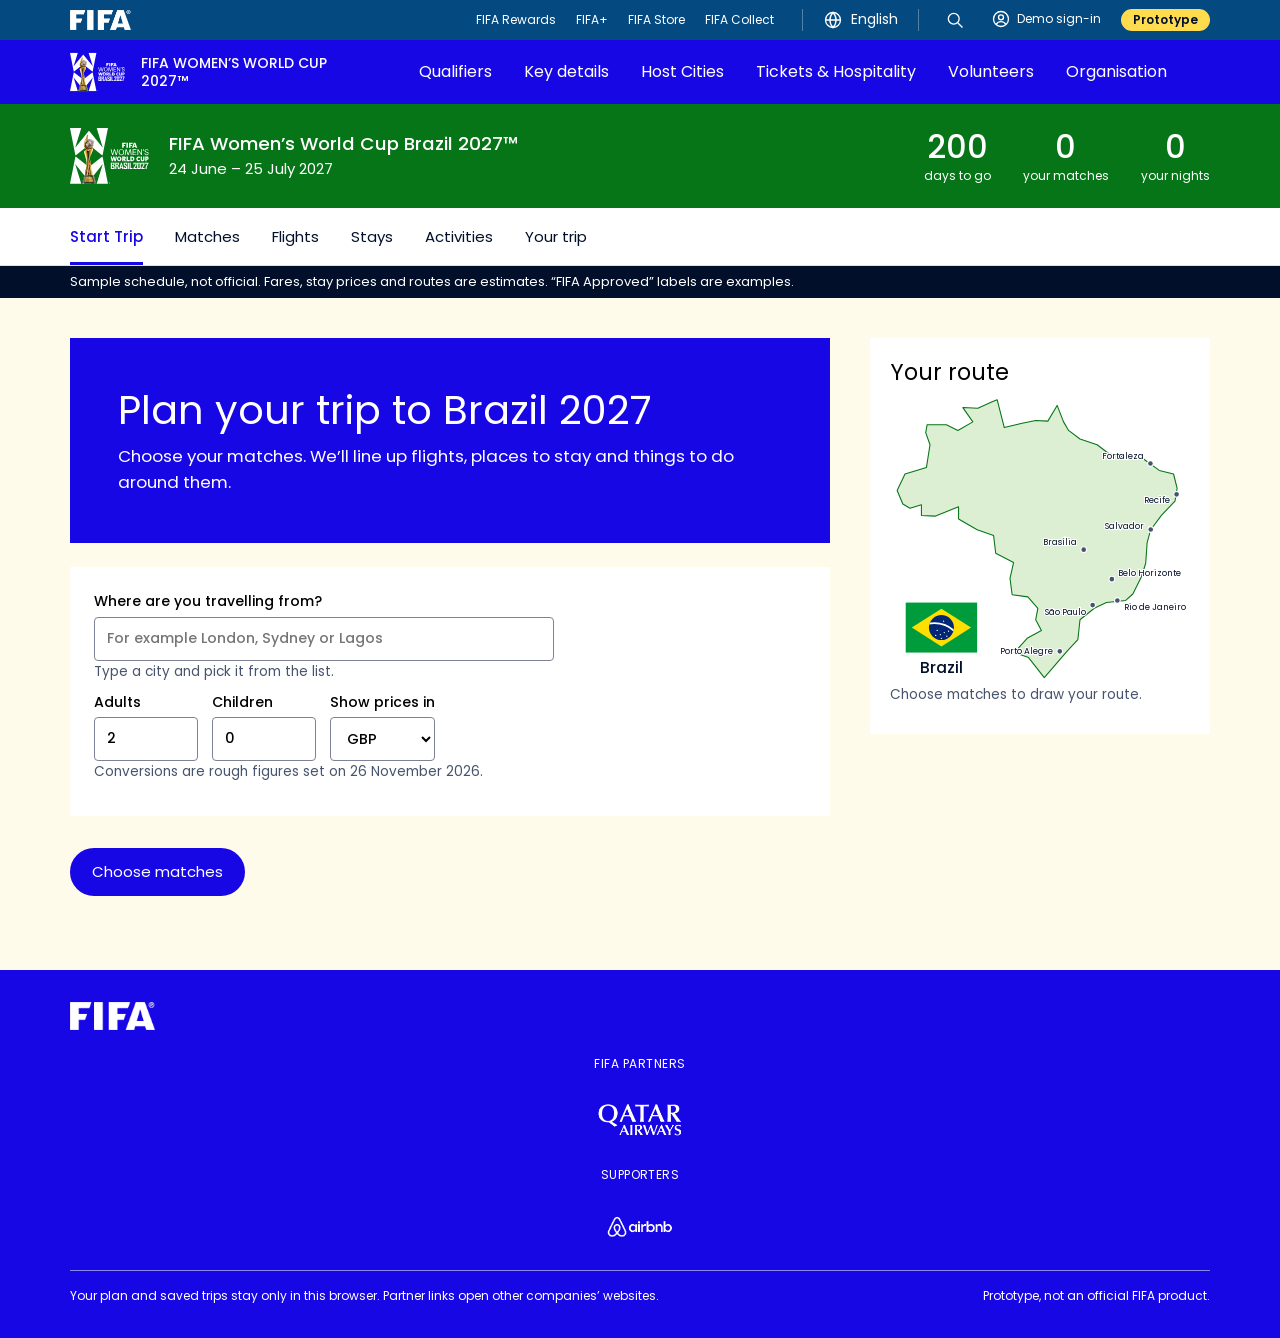
<file: index.html>
<!doctype html>
<html lang="en">
<head>
  <meta charset="utf-8">
  <meta name="viewport" content="width=device-width, initial-scale=1">
  <title>FIFA Women’s World Cup Brazil 2027™ Trip Planner (prototype)</title>
  <meta name="robots" content="noindex">
  <link rel="icon" href="data:,">
  <link rel="stylesheet" href="https://fonts.googleapis.com/css2?family=Poppins:wght@400;500;600&display=swap">
  <link rel="stylesheet" href="styles.css">
</head>
<body>
  <a class="skip" href="#main">Skip to content</a>
  <!-- The two-level bar follows the one on fifa.com's tournament pages. -->
  <header class="siteheader">
    <div class="topbar"><div class="wrap">
      <span id="brand-fifa"></span>
      <div class="topright">
        <nav class="fifalinks" id="fifa-links"></nav>
        <span class="lang" id="language"></span>
        <span id="search"></span>
        <span id="account"></span>
        <span class="prototype" id="prototype"></span>
      </div>
    </div></div>
    <div class="eventbar"><div class="wrap">
      <span id="brand-event"></span>
      <nav class="eventnav" id="event-nav"></nav>
    </div></div>
  </header>
  <section class="countdown" id="countdown"></section>
  <nav class="steps"><div class="wrap"><ol id="steps"></ol></div></nav>
  <div class="notice"><div class="wrap" id="notice"></div></div>
  <div class="wrap layout" id="layout">
    <div class="column">
      <p id="flash" class="flash" role="status"></p>
      <main id="main" tabindex="-1"></main>
    </div>
    <aside id="side"></aside>
  </div>
  <footer><div class="wrap" id="footer"></div></footer>
  <noscript><p>This planner needs JavaScript.</p></noscript>

  <script src="js/airports.js"></script>
  <script src="js/data.js"></script>
  <script src="js/approved.js"></script>
  <script src="js/images.js"></script>
  <script src="js/brand.js"></script>
  <script src="js/strings.js"></script>
  <script src="js/planner.js"></script>
  <script src="js/trips.js"></script>
  <script src="js/account.js"></script>
  <script src="js/app.js"></script>
</body>
</html>
</file>
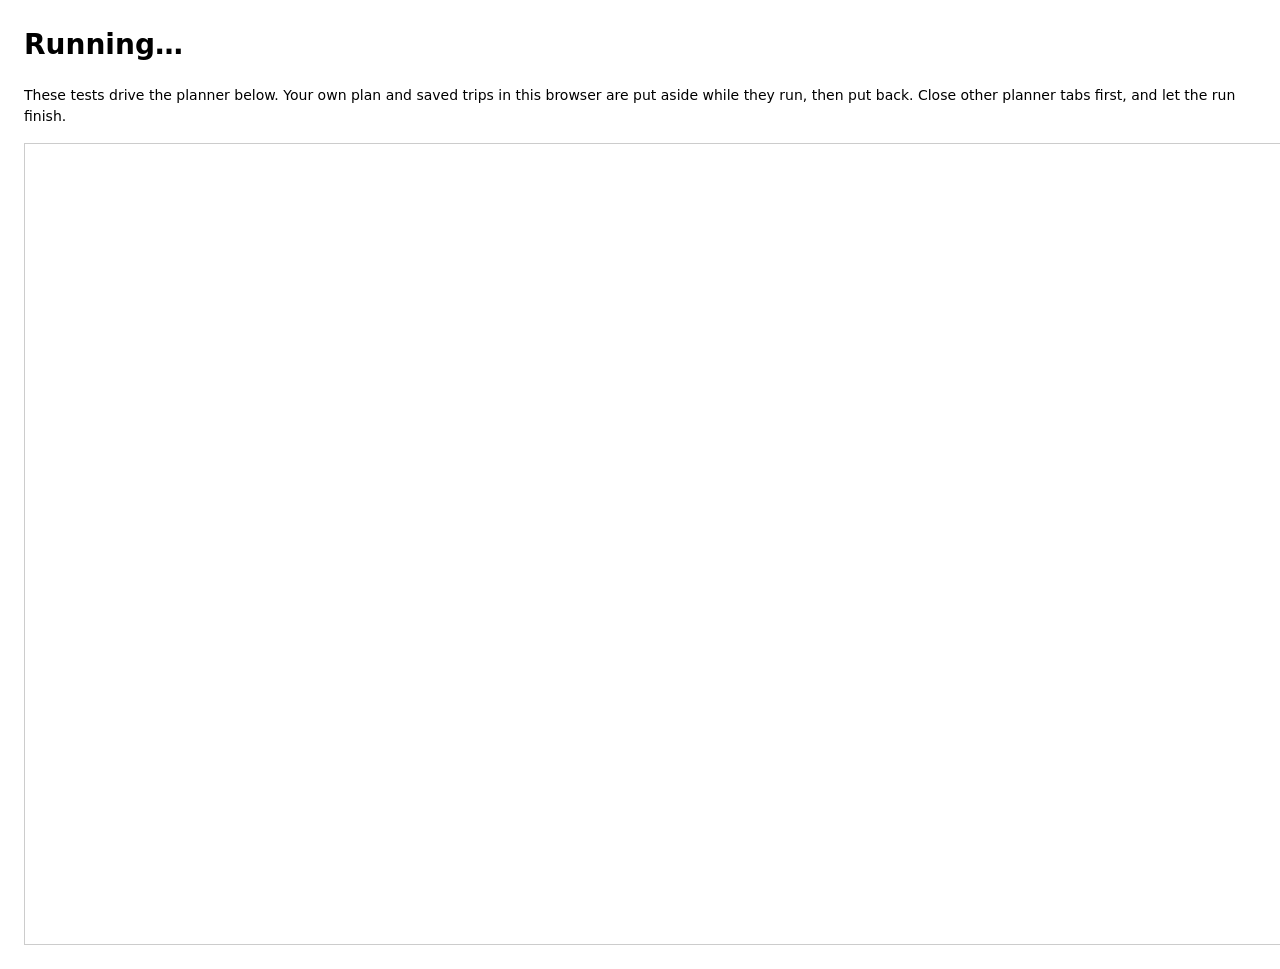
<file: screens.html>
<!doctype html>
<html lang="en">
<head>
  <meta charset="utf-8">
  <meta name="viewport" content="width=device-width, initial-scale=1">
  <meta name="robots" content="noindex">
  <title>Screen tests</title>
  <link rel="icon" href="data:,">
  <style>
    body { font: 14px/1.5 system-ui, sans-serif; margin: 24px; }
    li.fail { color: #b00020; font-weight: 600; }
    li.pass { color: #1b6e3c; }
    iframe { border: 1px solid #ccc; display: block; margin-top: 16px; }
  </style>
</head>
<body>
  <h1 id="summary">Running…</h1>
  <p>These tests drive the planner below. Your own plan and saved trips in this browser are put aside while they run, then put back. Close other planner tabs first, and let the run finish.</p>
  <ul id="results"></ul>
  <div id="stage"></div>
  <script src="js/screen-tests.js"></script>
</body>
</html>
</file>
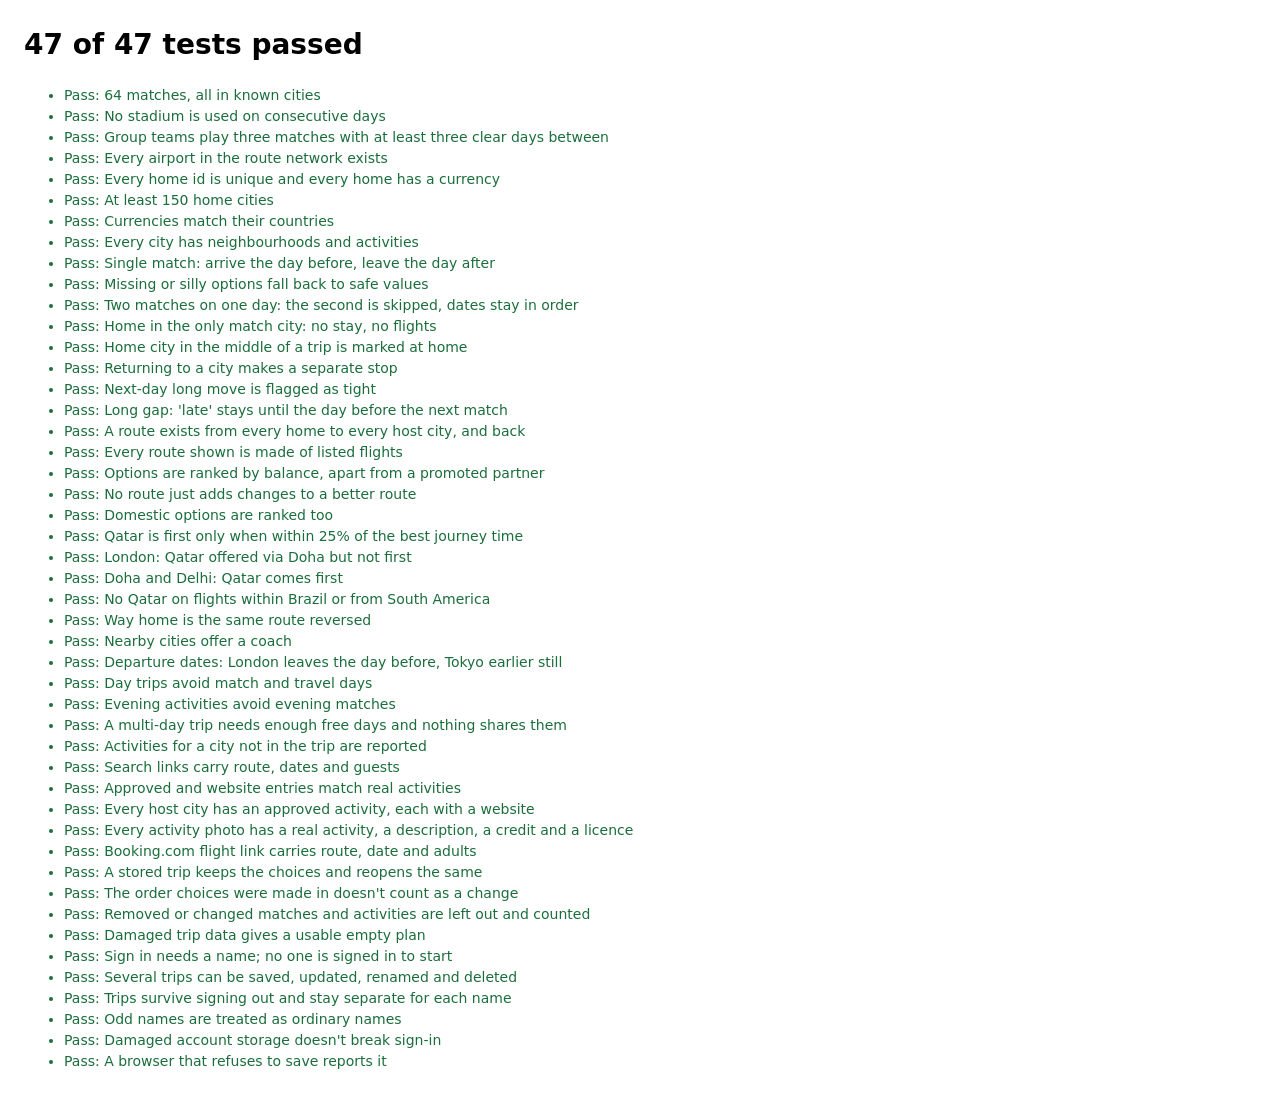
<file: tests.html>
<!doctype html>
<html lang="en">
<head>
  <meta charset="utf-8">
  <meta name="viewport" content="width=device-width, initial-scale=1">
  <title>Planner tests</title>
  <style>
    body { font: 14px/1.5 system-ui, sans-serif; margin: 24px; }
    li.fail { color: #b00020; font-weight: 600; }
    li.pass { color: #1b6e3c; }
  </style>
</head>
<body>
  <h1 id="summary">Running…</h1>
  <ul id="results"></ul>
  <script src="js/airports.js"></script>
  <script src="js/data.js"></script>
  <script src="js/approved.js"></script>
  <script src="js/images.js"></script>
  <script src="js/planner.js"></script>
  <script src="js/trips.js"></script>
  <script src="js/account.js"></script>
  <script src="js/tests.js"></script>
</body>
</html>
</file>
<file: styles.css>
/*
 * THEME: change colours and type here.
 * Modelled on FIFA's public tournament page as seen on 26 November 2026; not an official guideline.
 * That page uses FIFA's own typeface and declares Poppins as the free fallback used here.
 */
:root {
  --fifa-blue: #044a80;
  --event-blue: #1807e5;
  --night: #020f2a;
  --pitch: #067517;
  --lime: #95c80f;
  --cream: #fffbeb;
  --yellow: #ffdc4e;
  --cta: #ffd033;
  --orange: #ff6a1f;
  --purple: #8b52c1;
  --white: #ffffff;

  --page: var(--cream);
  --surface: var(--white);
  --ink: #000000;
  --muted: #47546e;
  --line: #e4e0cf;
  --accent: var(--event-blue);
  --accent-soft: #eceaff;
  --on-accent: var(--white);
  --warn: #9a3b00;
  --warn-soft: #ffeddf;
  --heading-font: "Poppins", "Segoe UI", system-ui, sans-serif;
  --body-font: "Poppins", "Segoe UI", system-ui, sans-serif;
  --gutter: clamp(16px, 5.5vw, 80px);
  color-scheme: light;
}

* { box-sizing: border-box; }
html { scroll-behavior: auto; }
body { margin: 0; background: var(--page); color: var(--ink); font: 400 15px/1.55 var(--body-font); }
h1, h2, h3 { font-family: var(--heading-font); font-weight: 400; text-wrap: balance; margin: 0 0 .5rem; }
h1 { font-size: clamp(1.75rem, 3.4vw, 2.5rem); line-height: 1.22; }
h1:focus { outline: none; }
h2 { font-size: clamp(1.4rem, 2.6vw, 2rem); line-height: 1.25; }
h3 { font-size: 1.15rem; line-height: 1.35; }
p { margin: 0 0 .6rem; }
ul, ol { padding: 0; margin: 0; list-style: none; }
img { max-width: 100%; }
a { color: var(--accent); }
:focus-visible { outline: 3px solid var(--orange); outline-offset: 2px; }
.sr { position: absolute; width: 1px; height: 1px; overflow: hidden; clip-path: inset(50%); white-space: nowrap; }
.skip { position: absolute; left: 8px; top: -60px; background: var(--yellow); color: var(--night); padding: 8px 14px; z-index: 20; }
.skip:focus { top: 8px; }
.wrap { max-width: 1440px; margin: 0 auto; padding-inline: var(--gutter); }

/* Two-level header, laid out like the bar on FIFA's tournament pages */
.siteheader { position: sticky; top: 0; z-index: 5; color: var(--white); }
.siteheader a { color: var(--white); text-decoration: none; }
.siteheader :focus-visible { outline-offset: -3px; }
.topbar { background: var(--fifa-blue); }
.topbar .wrap { display: flex; flex-wrap: wrap; align-items: center; justify-content: space-between; gap: 4px 24px; min-height: 40px; }
.brandlink { display: inline-flex; align-items: center; min-height: 32px; }
.topright { display: flex; flex-wrap: wrap; align-items: center; justify-content: flex-end; gap: 4px 20px; min-width: 0; font-size: 12px; }
.fifalinks ul { display: flex; flex-wrap: wrap; gap: 4px; }
.fifalinks a { display: block; padding: 4px 8px; border-radius: 4px; }
.topright a:hover, .topright a[aria-current] { text-decoration: underline; }
.lang { display: inline-flex; align-items: center; gap: 8px; padding-inline: 20px; border-inline: 1px solid rgba(255, 255, 255, .3); font-size: 14px; }
.icon { width: 20px; height: 20px; fill: none; stroke: currentColor; stroke-width: 1.6; flex: none; }
.iconlink { display: inline-flex; padding: 6px; }
.accountlink { display: inline-flex; align-items: center; gap: 6px; padding: 4px 0; overflow-wrap: anywhere; }
.prototype { background: var(--yellow); color: var(--night); font-weight: 600; padding: 2px 12px; border-radius: 99px; }
.eventbar { background: var(--event-blue); }
.eventbar .wrap { display: flex; flex-wrap: wrap; align-items: center; column-gap: 40px; min-height: 64px; }
.eventname { display: flex; align-items: center; gap: 16px; padding-block: 8px; }
.eventname strong { max-width: 14rem; font-weight: 500; font-size: 14px; line-height: 1.3; text-transform: uppercase; }
.eventnav { min-width: 0; max-width: 100%; }
.eventnav ul { display: flex; overflow-x: auto; gap: 4px; }
.eventnav a { display: block; padding: 10px 14px; white-space: nowrap; font-size: 16px; border-radius: 4px; }
.eventnav a:hover { background: rgba(255, 255, 255, .14); }
.notice { background: var(--night); color: var(--white); font-size: 13px; }
.notice .wrap { padding-block: 6px; }
.logo { display: inline-flex; align-items: center; }
img.logo-fifa { height: 20px; }
img.logo-emblem { height: 44px; width: auto; }
img.logo-qatar { height: 34px; }
img.logo-airbnb { height: 36px; }
.placeholder { border: 1.5px dashed currentColor; padding: 2px 8px; font-weight: 600; font-size: .75rem; gap: 3px; }
.placeholder small { font-weight: 400; }

/* Planning steps, under the countdown */
.steps { background: var(--surface); border-bottom: 1px solid var(--line); }
.steps ol { display: flex; overflow-x: auto; gap: 32px; position: relative; }
.steps a { display: block; padding: 17px 0 14px; color: var(--night); text-decoration: none; white-space: nowrap; border-bottom: 3px solid transparent; font-size: 15px; }
.steps a:hover { border-bottom-color: var(--line); }
.steps a[aria-current] { color: var(--accent); border-bottom-color: var(--accent); font-weight: 500; }
.steps :focus-visible { outline-offset: -3px; }

/* Countdown band */
.countdown { background: var(--pitch); color: var(--white); margin: 0; }
.countdown .wrap { display: flex; flex-wrap: wrap; align-items: center; justify-content: space-between; gap: 16px 32px; padding-block: 20px; }
.countdown-name { display: flex; align-items: center; gap: 20px; }
.countdown-name img.logo-emblem { height: 64px; }
.countdown-name strong { display: block; font-weight: 500; font-size: 1.15rem; line-height: 1.35; }
.countdown dl { display: flex; gap: 32px; margin: 0; text-align: center; font-variant-numeric: tabular-nums; }
.countdown dl div { display: flex; flex-direction: column-reverse; }
.countdown dt { font-size: 12px; }
.countdown dd { margin: 0; font-size: 32px; line-height: 40px; font-weight: 500; }

/* Layout */
.layout { display: grid; grid-template-columns: minmax(0, 1fr) 340px; gap: 40px; padding-block: 40px 64px; align-items: start; }
.layout.full { grid-template-columns: minmax(0, 1fr); }
main, .column { min-width: 0; }
main:focus { outline: none; }
aside { background: var(--surface); padding: 20px; position: sticky; top: 124px; max-height: calc(100vh - 140px); overflow-y: auto; }
aside h2 { font-size: 1.4rem; }
section { margin-bottom: 40px; }
.lead { font-size: 1.05rem; color: var(--muted); max-width: 62ch; }
.hint, .fine { color: var(--muted); font-size: .85rem; }
.fine { border-top: 1px solid var(--line); padding-top: 12px; }
.panel { background: var(--surface); padding: 24px; margin: 0 0 24px; }

/* Forms */
fieldset { border: 0; padding: 0; margin: 0 0 20px; min-width: 0; }
fieldset.panel { padding: 16px 24px 24px; }
legend { font-weight: 500; padding: 0; margin-bottom: 8px; }
fieldset.panel legend { float: left; width: 100%; }
.row, .filters { display: flex; flex-wrap: wrap; gap: 14px; clear: both; }
.filters { margin-bottom: 24px; }
.field { display: flex; flex-direction: column; gap: 4px; font-weight: 500; font-size: .88rem; min-width: 0; }
.field.wide { max-width: 460px; }
input, select, textarea { font: inherit; color: var(--ink); background: var(--surface); border: 1px solid #7d8296; border-radius: 4px; padding: 10px 12px; max-width: 100%; }
input[type=number] { width: 6.5rem; }
input[type=radio] { accent-color: var(--accent); width: 1.1rem; height: 1.1rem; flex: none; }
.status { font-weight: 500; color: var(--pitch); }
.status:empty { display: none; }
.nameform { display: flex; flex-wrap: wrap; align-items: flex-end; gap: 12px; }
.nameform .field { flex: 1 1 220px; max-width: 420px; }

/* Buttons: pills, as on FIFA's page */
.button, .toggle, .chip, .remove { font: inherit; cursor: pointer; border-radius: 100px; text-decoration: none; display: inline-flex; align-items: center; justify-content: center; gap: .25em; }
.button { background: var(--accent); color: var(--on-accent); border: 2px solid var(--accent); min-height: 48px; padding: 8px 20px; }
.button:hover { background: var(--night); border-color: var(--night); color: var(--white); }
.button.cta { background: var(--cta); border-color: var(--cta); color: var(--accent); }
.button.cta:hover { background: var(--white); border-color: var(--white); color: var(--accent); }
.toggle, .chip { background: var(--surface); color: var(--accent); border: 2px solid var(--accent); min-height: 40px; padding: 4px 18px; }
.toggle[aria-pressed=true], .chip[aria-pressed=true] { background: var(--accent); color: var(--on-accent); }
.toggle:disabled { color: var(--muted); border-color: var(--line); background: transparent; cursor: not-allowed; }
.remove { background: none; border: 0; color: var(--accent); text-decoration: underline; padding: 4px; font-size: .82rem; }
.textlink { white-space: nowrap; }
.next { margin-top: 32px; }
.chips { display: flex; flex-wrap: wrap; gap: 8px; }
.chips legend { float: left; width: 100%; }
.others { font-size: .85rem; display: flex; flex-wrap: wrap; gap: 4px 14px; margin: 8px 0 0; }
.actions { display: flex; flex-wrap: wrap; gap: 12px; align-items: center; }

/* Messages */
.flash { background: var(--pitch); color: var(--white); padding: 12px 16px; font-weight: 500; }
.flash.error { background: var(--warn); }
.flash:empty { padding: 0; margin: 0; }
.empty { background: var(--surface); padding: 32px 24px; }
.callout { background: var(--accent-soft); padding: 12px 16px; }
.warn { color: var(--warn); font-weight: 500; }
.callout.warn { background: var(--warn-soft); }

/* Blue banner used on Home and Your trip */
.hero { display: flex; gap: 24px; align-items: center; background: var(--event-blue); color: var(--white); padding: clamp(24px, 4vw, 48px); margin-bottom: 24px; }
.hero .lead { color: var(--white); margin: 0; }
.hero-emblem { flex: none; }
img.hero-emblem { height: 96px; }
.hero .placeholder { width: 84px; height: 96px; flex-direction: column; justify-content: center; text-align: center; }

/* Matches */
.matchday { margin-bottom: 24px; }
.matchday h2 { font-size: 1.05rem; font-weight: 500; }
.matches { background: var(--surface); }
.match { display: grid; grid-template-columns: 4rem minmax(0, 1fr) auto; gap: 16px; align-items: center; padding: 20px 24px; }
.match + .match { border-top: 1px solid var(--line); }
.match.picked { background: var(--accent-soft); }
.time { color: var(--accent); font-variant-numeric: tabular-nums; font-weight: 500; }
.who strong { display: block; font-weight: 400; font-size: 1.25rem; line-height: 1.4; }
.who small, .chosenlist small { display: block; color: var(--muted); }
.who small.warn { color: var(--warn); }
.stickybar { position: sticky; bottom: 0; display: flex; justify-content: space-between; align-items: center; gap: 12px; background: var(--night); color: var(--white); padding: 12px 20px; padding-bottom: max(12px, env(safe-area-inset-bottom)); }
.stickybar .button { background: var(--cta); border-color: var(--cta); color: var(--accent); }

/* Flights */
.kind { color: var(--accent); font-size: .85rem; margin: 0; }
.options { display: grid; gap: 8px; }
.option { background: var(--surface); border: 2px solid transparent; }
.option.chosen { border-color: var(--accent); }
.option label { display: grid; grid-template-columns: auto minmax(0, 1fr) auto; gap: 14px; align-items: start; padding: 18px 20px; cursor: pointer; }
.option input { margin-top: 4px; }
.what { display: flex; flex-direction: column; gap: 2px; min-width: 0; }
.route { font-weight: 500; font-variant-numeric: tabular-nums; }
.badges { display: flex; flex-wrap: wrap; gap: 6px; }
.badges:empty { display: none; }
.badge { font-size: .75rem; font-weight: 500; border-radius: 100px; padding: 3px 12px; display: inline-flex; align-items: center; gap: 8px; }
.badge.best { background: var(--pitch); color: var(--white); }
.partnerbadge { background: var(--event-blue); color: var(--white); border-radius: 0; padding: 4px 12px; }
.price { text-align: right; font-variant-numeric: tabular-nums; }
.option .price { display: flex; flex-direction: column; }
.price strong { font-size: 1.25rem; font-weight: 500; }
.price small { color: var(--muted); font-size: .78rem; }
.search { margin-top: 12px; }
.search .hint { margin: 8px 0 0; }

/* Stays and activities */
.partnerline { display: inline-flex; flex-wrap: wrap; align-items: center; gap: 12px; background: var(--event-blue); color: var(--white); padding: 8px 16px; font-size: 12px; margin-bottom: 20px; }
.segmented { display: flex; flex-wrap: wrap; gap: 20px; }
.segmented legend { float: left; width: 100%; }
.segmented label, .pick { display: inline-flex; align-items: center; gap: 6px; cursor: pointer; }
.areas, .activities { display: grid; grid-template-columns: repeat(auto-fill, minmax(min(100%, 240px), 1fr)); gap: 16px; }
.area, .activity { background: var(--surface); border: 2px solid transparent; padding: 18px; display: flex; flex-direction: column; align-items: flex-start; }
.area.chosen, .activity.chosen { border-color: var(--accent); }
.activity.liked { background: var(--accent-soft); }
.area .price { text-align: left; }
.pick { margin-top: 12px; font-size: .87rem; }
.tags { display: flex; flex-wrap: wrap; gap: 4px; }
.tags span { background: var(--page); border-radius: 100px; font-size: .75rem; padding: 2px 10px; }
.activity .field { margin-bottom: 8px; }
.activity .toggle { margin-top: auto; }

/* FIFA Approved */
.activity.approved { border-top: 6px solid var(--event-blue); }
.approved-badge { background: var(--cta); color: var(--event-blue); margin-bottom: 10px; }
.approved-badge small { background: var(--night); color: var(--white); border-radius: 100px; padding: 0 8px; font-size: .7rem; }

/* Activity photos */
.photo { align-self: stretch; margin: 0 0 10px; min-width: 0; }
.photo .frame { position: relative; aspect-ratio: 4 / 3; background: var(--line); }
.photo img { width: 100%; height: 100%; object-fit: cover; display: block; }
.photo .approved-badge { position: absolute; left: 16px; bottom: 16px; margin: 0; }
.photo figcaption { font-size: .72rem; color: var(--muted); padding-top: 4px; overflow-wrap: anywhere; }
.photo figcaption a { color: inherit; }

/* Your trip */
.triphero { display: flex; flex-wrap: wrap; background: var(--event-blue); color: var(--white); margin-bottom: 56px; }
.triphero-text { flex: 1 1 380px; padding: clamp(24px, 4vw, 56px); display: flex; flex-direction: column; gap: 16px; align-items: flex-start; justify-content: center; }
.triphero-text h1, .triphero-text p { margin: 0; }
.triphero-eyebrow { font-size: 1.25rem; }
.triphero-map { flex: 1 1 380px; background: var(--lime); position: relative; display: flex; align-items: center; justify-content: center; padding: 32px; isolation: isolate; }
.triphero-map::before { content: ""; position: absolute; inset: 0; background: var(--event-blue); clip-path: polygon(50% 0, 100% 50%, 50% 100%, 0 50%); z-index: -1; }
.triphero-map .map { max-width: 420px; }
.triphero-map .map .land { fill: var(--cream); stroke: var(--night); }
.section-head { display: flex; flex-wrap: wrap; justify-content: space-between; align-items: center; gap: 8px 16px; margin-bottom: 20px; }
.section-head h2 { margin: 0; }
.section-head a.more { text-decoration: none; white-space: nowrap; font-size: 1rem; }
.section-head .partnerline { margin: 0; }
.fixtures { background: var(--surface); }
.fixtures li { display: flex; flex-wrap: wrap; align-items: center; gap: 4px 32px; padding: 22px 24px; }
.fixtures li + li { border-top: 1px solid var(--line); }
.fixtures .when { flex: 0 0 9rem; color: var(--accent); font-size: .87rem; }
.fixtures .teams { flex: 1 1 260px; font-size: 1.4rem; line-height: 1.35; }
.fixtures .venue { font-size: .87rem; }
.cards { display: grid; grid-template-columns: repeat(auto-fill, minmax(min(100%, 250px), 1fr)); gap: 24px; }
.cards > li { display: flex; flex-direction: column; align-items: flex-start; gap: 4px; min-width: 0; }
.cards.boxed > li { background: var(--surface); padding: 24px; gap: 8px; }
.cards .button { margin-top: 8px; }
.cards .when { color: var(--accent); font-size: .87rem; }
.cards .title { font-size: 1.25rem; line-height: 1.4; }
.cards > li > small { color: var(--muted); font-size: .82rem; }
.art { align-self: stretch; aspect-ratio: 4 / 3; margin-bottom: 8px; position: relative; display: flex; align-items: flex-end; padding: 16px; }
.art svg { position: absolute; inset: 0; width: 100%; height: 100%; }
.art .approved-badge { margin: 0; position: relative; }
.art-a { background: var(--pitch); } .art-a polygon { fill: var(--event-blue); } .art-a text { fill: var(--white); }
.art-b { background: var(--event-blue); } .art-b polygon { fill: var(--lime); } .art-b text { fill: var(--night); }
.art-c { background: var(--orange); } .art-c polygon { fill: var(--purple); } .art-c text { fill: var(--white); }
.art-d { background: var(--lime); } .art-d polygon { fill: var(--pitch); } .art-d text { fill: var(--white); }
.summary { display: grid; grid-template-columns: repeat(auto-fit, minmax(min(100%, 360px), 1fr)); gap: 24px; margin-bottom: 56px; }
.summary > section { margin: 0; }
.trip > section { margin-bottom: 56px; }
.trip .summary > section { margin: 0; }
.budget { width: 100%; border-collapse: collapse; font-variant-numeric: tabular-nums; margin-bottom: 12px; }
.budget th { text-align: left; font-weight: 400; }
.budget td { text-align: right; }
.budget th, .budget td { padding: 8px 0; border-bottom: 1px solid var(--line); }
.budget .total th, .budget .total td { font-weight: 500; font-size: 1.25rem; border-bottom: 0; }
.save p:last-child { margin-bottom: 0; }
.save:focus { outline: 3px solid var(--orange); }
.timeline { background: var(--surface); padding: 8px 24px; }
.timeline > li { display: grid; grid-template-columns: 13rem minmax(0, 1fr); gap: 4px 24px; padding: 16px 0; }
.timeline > li + li { border-top: 1px solid var(--line); }
.timeline h3 { margin: 0; font-size: .95rem; color: var(--accent); }
.timeline li li { padding: 2px 0; }
.timeline .line-match { font-weight: 600; }
.timeline .line-stay, .timeline .line-free { color: var(--muted); }
.faq details { border-top: 1px solid #cfcbbb; padding: 16px 0; }
.faq details:last-child { border-bottom: 1px solid #cfcbbb; }
.faq summary { cursor: pointer; min-height: 24px; }
.faq details p { margin: 8px 0 0; }
.copytext { width: 100%; margin-top: 12px; }

/* My trips */
.toolbar { margin-bottom: 24px; }
.savedtrips { display: grid; gap: 16px; }
.savedtrip { background: var(--surface); border: 2px solid transparent; padding: 24px; overflow-wrap: anywhere; }
.savedtrip.current { border-color: var(--accent); }
.savedtrip .nameform { flex: 1 1 100%; }
.confirm { background: var(--warn-soft); padding: 12px 16px; flex: 1 1 100%; margin-bottom: 12px; }
.savedtrip .confirm { margin-bottom: 0; }

/* Route map and side panel */
.map { width: 100%; height: auto; display: block; }
.map .land { fill: #dcefd2; stroke: var(--pitch); stroke-width: 1.5; stroke-linejoin: round; }
.map .path { fill: none; stroke: var(--orange); stroke-width: 3; stroke-linecap: round; stroke-linejoin: round; stroke-dasharray: 7 5; }
.map circle { fill: var(--muted); stroke: var(--white); stroke-width: 1.5; }
.map .on circle { fill: var(--event-blue); }
.map text { font-family: var(--body-font); fill: var(--night); }
.map .name { font-size: 12px; paint-order: stroke; stroke: var(--white); stroke-width: 3px; }
.map .on .name { font-weight: 600; }
.map .order { fill: var(--white); font-size: 10px; font-weight: 600; text-anchor: middle; }
/* Brazil flag and label. The flag keeps its national colours whatever the theme. */
.map .flag-field { fill: #009c3b; }
.map .flag-rhombus { fill: #ffdf00; }
.map .flag-globe { fill: #002776; stroke: none; }
.map .flag-band { fill: none; stroke: #ffffff; stroke-width: 5; }
.map .flag-star { fill: #ffffff; stroke: none; }
.map .country-name { font-family: var(--heading-font); font-size: 22px; font-weight: 500; }
.stats { display: grid; grid-template-columns: 1fr 1fr; gap: 8px; margin: 12px 0; }
.stats div { background: var(--page); padding: 10px 12px; }
.stats dt { font-size: .75rem; color: var(--muted); }
.stats dd { margin: 0; font-weight: 500; font-size: 1.05rem; font-variant-numeric: tabular-nums; overflow-wrap: anywhere; }
.chosenlist li { display: flex; justify-content: space-between; gap: 8px; border-top: 1px solid var(--line); padding: 10px 0; font-size: .85rem; }

/* Footer */
footer { background: var(--event-blue); color: var(--white); font-size: 12px; }
footer .wrap { display: flex; flex-direction: column; align-items: center; gap: 20px; padding-block: 32px; }
footer .footlogo { align-self: flex-start; }
footer img.logo-fifa { height: 28px; }
footer img.logo-qatar { height: 52px; }
footer img.logo-airbnb { height: 46px; }
.footlabel { text-transform: uppercase; letter-spacing: .04em; }
.footnote { align-self: stretch; border-top: 1px solid #8c86f2; padding-top: 16px; margin: 0; display: flex; flex-wrap: wrap; justify-content: space-between; gap: 8px 24px; }

/* Below this width the header wraps, so it scrolls away instead of covering the page. */
@media (max-width: 1200px) {
  .siteheader { position: static; }
  aside { top: 20px; max-height: calc(100vh - 40px); }
  .eventnav { flex: 1 1 100%; }
  .eventnav a { padding-inline: 10px; font-size: 14px; }
}
@media (max-width: 960px) {
  .layout { grid-template-columns: minmax(0, 1fr); }
  aside { position: static; max-height: none; }
  aside .map { max-width: 440px; margin: 0 auto; }
  .steps a { padding: 12px 0 9px; }
}
@media (max-width: 640px) {
  .fifalinks { order: 2; flex: 1 1 100%; }
  .fifalinks ul { flex-wrap: nowrap; overflow-x: auto; }
  .fifalinks a { white-space: nowrap; }
  .lang { display: none; }
}
@media (max-width: 560px) {
  .hero { flex-direction: column; align-items: flex-start; }
  .match { grid-template-columns: 3.4rem minmax(0, 1fr); padding: 16px; }
  .match .toggle { grid-column: 2; justify-self: start; }
  .option label { grid-template-columns: auto minmax(0, 1fr); padding: 14px; }
  .option .price { grid-column: 2; text-align: left; }
  .timeline > li { grid-template-columns: minmax(0, 1fr); }
  .countdown dl { gap: 24px; }
  .triphero-map { padding: 20px; }
}
@media (prefers-reduced-motion: reduce) { * { transition: none !important; animation: none !important; } }
</file>
